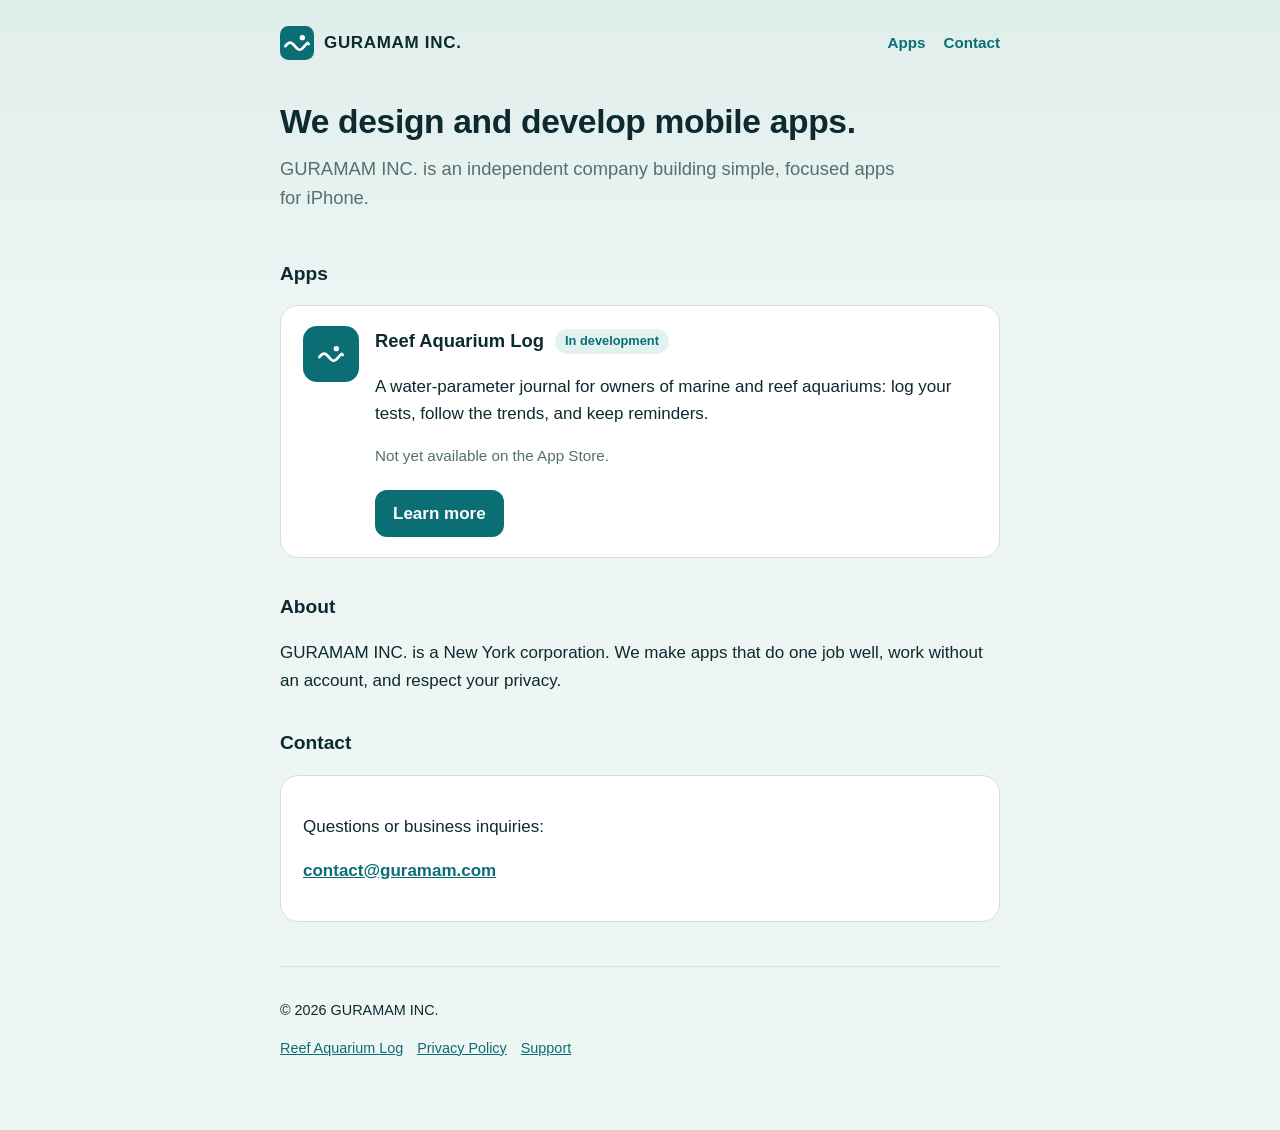
<file: index.html>
<!doctype html>
<html lang="en"><head><meta charset="utf-8"><meta name="viewport" content="width=device-width,initial-scale=1">
<title>GURAMAM INC.</title>
<meta name="description" content="GURAMAM INC. is an independent company that designs and develops mobile apps.">
<meta name="theme-color" content="#0b6e75">
<link rel="canonical" href="https://guramam.com/">
<meta property="og:title" content="GURAMAM INC.">
<meta property="og:description" content="An independent company that designs and develops mobile apps.">
<meta property="og:url" content="https://guramam.com/">
<link rel="icon" type="image/svg+xml" href="favicon.svg">
<link rel="stylesheet" href="style.css"></head>
<body><main>
<div class="top">
<a class="brand" href="/"><svg viewBox="0 0 64 64" aria-hidden="true"><rect width="64" height="64" rx="16" fill="#0b6e75"/><path d="M10 38c7-9 11-9 18 0s11 9 18 0 6-6 8-4" fill="none" stroke="#fff" stroke-width="5" stroke-linecap="round" stroke-linejoin="round"/><circle cx="42" cy="22" r="5" fill="#fff"/></svg>GURAMAM INC.</a>
<nav><a href="#apps">Apps</a><a href="#contact">Contact</a></nav>
</div>

<section class="hero">
<h1>We design and develop mobile apps.</h1>
<p class="lead">GURAMAM INC. is an independent company building simple, focused apps for iPhone.</p>
</section>

<h2 id="apps">Apps</h2>
<div class="card app">
<div class="icon"><svg viewBox="0 0 64 64" aria-hidden="true"><path d="M10 38c7-9 11-9 18 0s11 9 18 0 6-6 8-4" fill="none" stroke="#fff" stroke-width="5" stroke-linecap="round" stroke-linejoin="round"/><circle cx="42" cy="22" r="5" fill="#fff"/></svg></div>
<div>
<h3>Reef Aquarium Log <span class="pill">In development</span></h3>
<p>A water-parameter journal for owners of marine and reef aquariums: log your tests, follow the trends, and keep reminders.</p>
<p class="muted">Not yet available on the App Store.</p>
<a class="btn" href="app.html">Learn more</a>
</div>
</div>

<h2>About</h2>
<p>GURAMAM INC. is a New York corporation. We make apps that do one job well, work without an account, and respect your privacy.</p>

<h2 id="contact">Contact</h2>
<div class="card">
<p>Questions or business inquiries:</p>
<p><a href="mailto:contact@guramam.com"><strong>contact@guramam.com</strong></a></p>
</div>

<footer>
<p>© 2026 GURAMAM INC.</p>
<p><a href="app.html">Reef Aquarium Log</a><a href="privacy.html">Privacy Policy</a><a href="support.html">Support</a></p>
</footer>
</main></body></html>
</file>
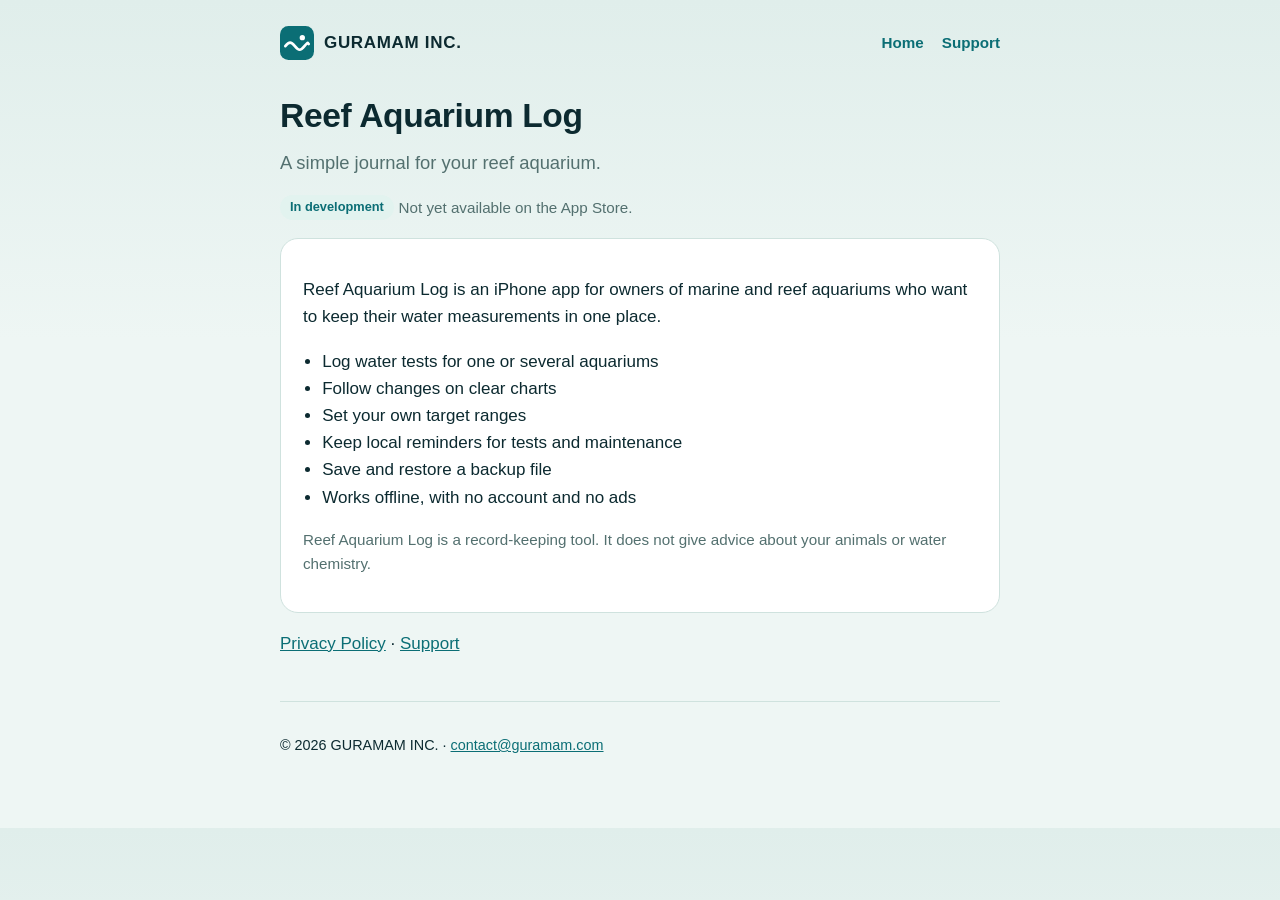
<file: app.html>
<!doctype html>
<html lang="en"><head><meta charset="utf-8"><meta name="viewport" content="width=device-width,initial-scale=1">
<title>Reef Aquarium Log – GURAMAM INC.</title>
<meta name="description" content="Reef Aquarium Log: a simple journal for your reef aquarium water measurements. In development.">
<meta name="theme-color" content="#0b6e75">
<link rel="canonical" href="https://guramam.com/app.html">
<link rel="icon" type="image/svg+xml" href="favicon.svg">
<link rel="stylesheet" href="style.css"></head>
<body><main>
<div class="top">
<a class="brand" href="/"><svg viewBox="0 0 64 64" aria-hidden="true"><rect width="64" height="64" rx="16" fill="#0b6e75"/><path d="M10 38c7-9 11-9 18 0s11 9 18 0 6-6 8-4" fill="none" stroke="#fff" stroke-width="5" stroke-linecap="round" stroke-linejoin="round"/><circle cx="42" cy="22" r="5" fill="#fff"/></svg>GURAMAM INC.</a>
<nav><a href="/">Home</a><a href="support.html">Support</a></nav>
</div>

<h1>Reef Aquarium Log</h1>
<p class="lead">A simple journal for your reef aquarium.</p>
<p><span class="pill" style="margin-left:0">In development</span> <span class="muted">Not yet available on the App Store.</span></p>

<div class="card">
<p>Reef Aquarium Log is an iPhone app for owners of marine and reef aquariums who want to keep their water measurements in one place.</p>
<ul>
<li>Log water tests for one or several aquariums</li>
<li>Follow changes on clear charts</li>
<li>Set your own target ranges</li>
<li>Keep local reminders for tests and maintenance</li>
<li>Save and restore a backup file</li>
<li>Works offline, with no account and no ads</li>
</ul>
<p class="muted">Reef Aquarium Log is a record-keeping tool. It does not give advice about your animals or water chemistry.</p>
</div>

<p><a href="privacy.html">Privacy Policy</a> · <a href="support.html">Support</a></p>

<footer>
<p>© 2026 GURAMAM INC. · <a href="mailto:contact@guramam.com">contact@guramam.com</a></p>
</footer>
</main></body></html>
</file>
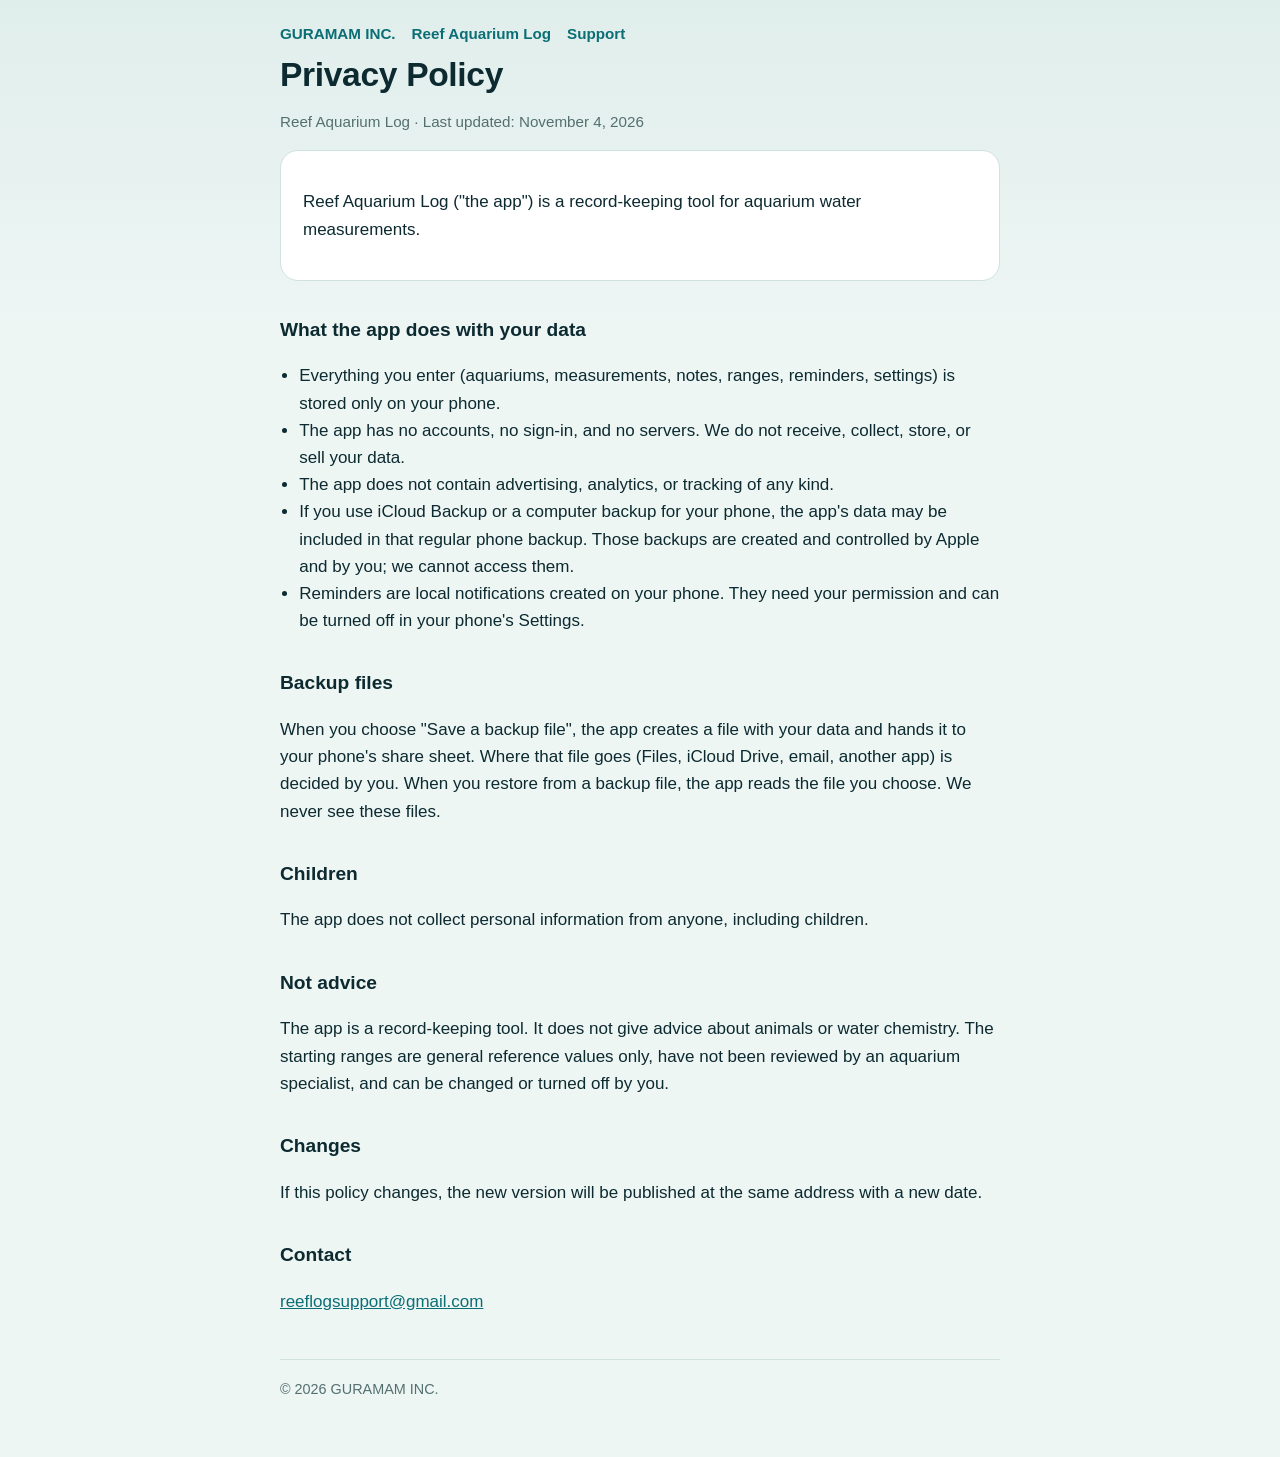
<file: privacy.html>
<!doctype html>
<html lang="en"><head><meta charset="utf-8"><meta name="viewport" content="width=device-width,initial-scale=1">
<title>Privacy Policy – Reef Aquarium Log</title>
<meta name="description" content="Privacy Policy for Reef Aquarium Log, an iPhone app for aquarium water measurements.">
<link rel="icon" type="image/svg+xml" href="favicon.svg"><link rel="stylesheet" href="style.css"></head>
<body><main>
<header><nav><a href="/">GURAMAM INC.</a><a href="app.html">Reef Aquarium Log</a><a href="support.html">Support</a></nav></header>
<h1>Privacy Policy</h1>
<p class="muted">Reef Aquarium Log · Last updated: November 4, 2026</p>
<div class="card"><p>Reef Aquarium Log ("the app") is a record-keeping tool for aquarium water measurements.</p></div>

<h2>What the app does with your data</h2>
<ul>
<li>Everything you enter (aquariums, measurements, notes, ranges, reminders, settings) is stored only on your phone.</li>
<li>The app has no accounts, no sign-in, and no servers. We do not receive, collect, store, or sell your data.</li>
<li>The app does not contain advertising, analytics, or tracking of any kind.</li>
<li>If you use iCloud Backup or a computer backup for your phone, the app's data may be included in that regular phone backup. Those backups are created and controlled by Apple and by you; we cannot access them.</li>
<li>Reminders are local notifications created on your phone. They need your permission and can be turned off in your phone's Settings.</li>
</ul>

<h2>Backup files</h2>
<p>When you choose "Save a backup file", the app creates a file with your data and hands it to your phone's share sheet. Where that file goes (Files, iCloud Drive, email, another app) is decided by you. When you restore from a backup file, the app reads the file you choose. We never see these files.</p>

<h2>Children</h2>
<p>The app does not collect personal information from anyone, including children.</p>

<h2>Not advice</h2>
<p>The app is a record-keeping tool. It does not give advice about animals or water chemistry. The starting ranges are general reference values only, have not been reviewed by an aquarium specialist, and can be changed or turned off by you.</p>

<h2>Changes</h2>
<p>If this policy changes, the new version will be published at the same address with a new date.</p>

<h2>Contact</h2>
<p><a href="mailto:reeflogsupport@gmail.com">reeflogsupport@gmail.com</a></p>
<footer>© 2026 GURAMAM INC.</footer>
</main></body></html>
</file>
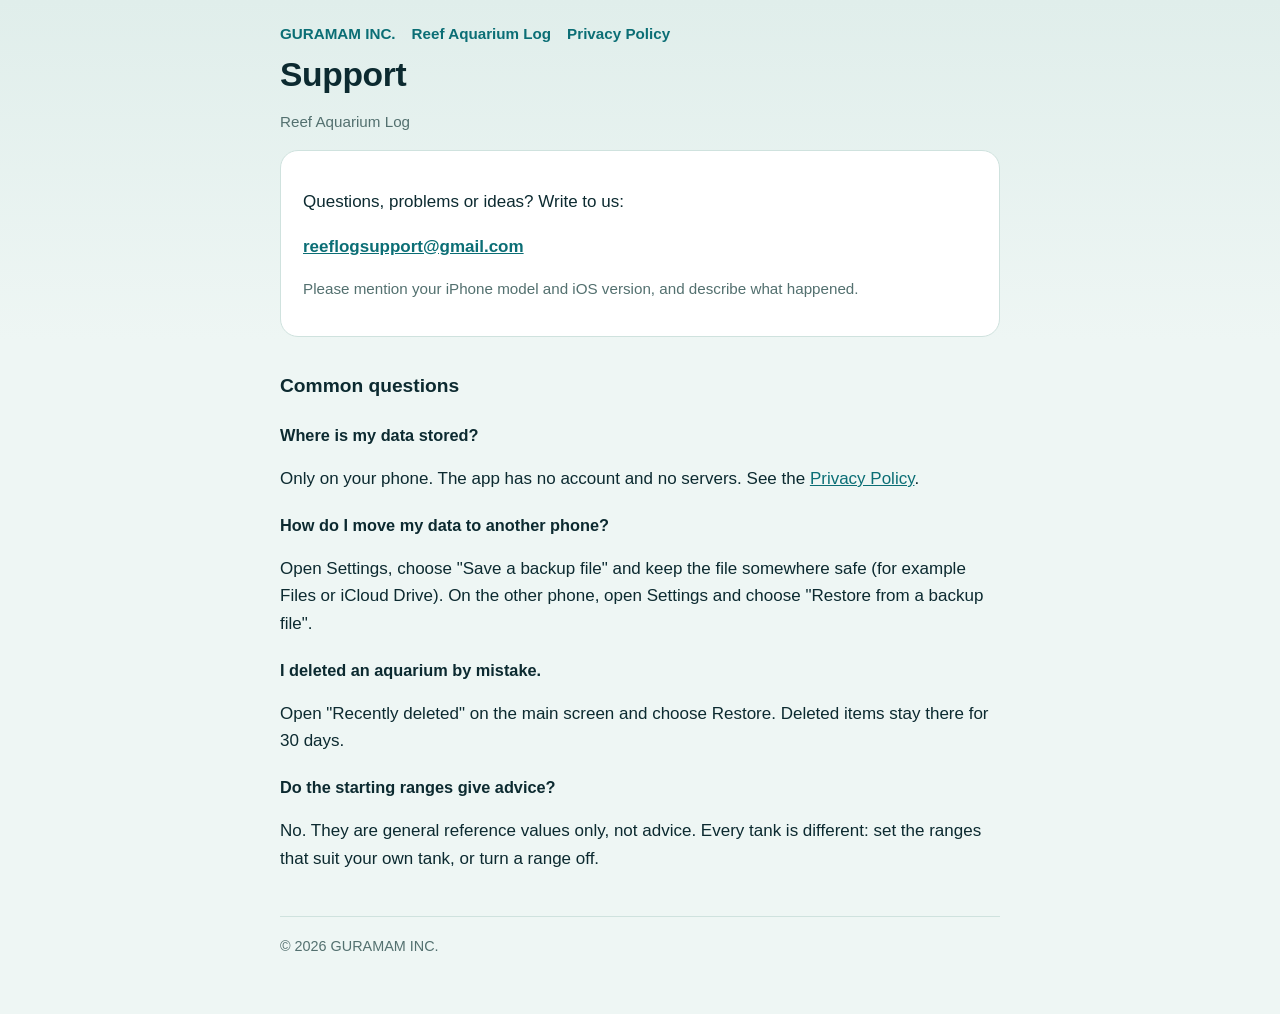
<file: support.html>
<!doctype html>
<html lang="en"><head><meta charset="utf-8"><meta name="viewport" content="width=device-width,initial-scale=1">
<title>Support – Reef Aquarium Log</title>
<meta name="description" content="Support for Reef Aquarium Log, an iPhone app for aquarium water measurements.">
<link rel="icon" type="image/svg+xml" href="favicon.svg"><link rel="stylesheet" href="style.css"></head>
<body><main>
<header><nav><a href="/">GURAMAM INC.</a><a href="app.html">Reef Aquarium Log</a><a href="privacy.html">Privacy Policy</a></nav></header>
<h1>Support</h1>
<p class="muted">Reef Aquarium Log</p>
<div class="card">
<p>Questions, problems or ideas? Write to us:</p>
<p><a href="mailto:reeflogsupport@gmail.com"><strong>reeflogsupport@gmail.com</strong></a></p>
<p class="muted">Please mention your iPhone model and iOS version, and describe what happened.</p>
</div>

<h2>Common questions</h2>
<h3>Where is my data stored?</h3>
<p>Only on your phone. The app has no account and no servers. See the <a href="privacy.html">Privacy Policy</a>.</p>
<h3>How do I move my data to another phone?</h3>
<p>Open Settings, choose "Save a backup file" and keep the file somewhere safe (for example Files or iCloud Drive). On the other phone, open Settings and choose "Restore from a backup file".</p>
<h3>I deleted an aquarium by mistake.</h3>
<p>Open "Recently deleted" on the main screen and choose Restore. Deleted items stay there for 30 days.</p>
<h3>Do the starting ranges give advice?</h3>
<p>No. They are general reference values only, not advice. Every tank is different: set the ranges that suit your own tank, or turn a range off.</p>
<footer>© 2026 GURAMAM INC.</footer>
</main></body></html>
</file>
<file: style.css>
:root{--bg:#eef6f4;--bg2:#e0eeeb;--card:#fff;--ink:#0c2a30;--muted:#53706f;--teal:#0b6e75;--teal-ink:#fff;--line:#cfe2de;--pill:#e2f3ef}
@media (prefers-color-scheme:dark){:root{--bg:#0b1d20;--bg2:#0d2326;--card:#13333a;--ink:#e3f1ef;--muted:#9bb8b9;--teal:#6ec3c9;--teal-ink:#06292d;--line:#25474d;--pill:#173d44}}
*{box-sizing:border-box}
html{-webkit-text-size-adjust:100%}
body{margin:0;background:var(--bg);background-image:linear-gradient(180deg,var(--bg2) 0,var(--bg) 340px);color:var(--ink);font:17px/1.6 -apple-system,BlinkMacSystemFont,"Segoe UI",Roboto,Helvetica,Arial,sans-serif}
main{max-width:760px;margin:0 auto;padding:20px 20px 56px}
.top{display:flex;align-items:center;justify-content:space-between;gap:16px;padding:6px 0 28px}
.brand{display:flex;align-items:center;gap:10px;font-weight:700;letter-spacing:.04em;color:var(--ink);text-decoration:none}
.brand svg{width:34px;height:34px;flex:none}
nav a{margin-left:18px;font-weight:600;font-size:.95rem;text-decoration:none;color:var(--teal)}
nav a:hover{text-decoration:underline}
header nav a{margin:0 16px 0 0}
h1{font-size:2.1rem;line-height:1.18;margin:8px 0 12px;color:var(--ink);letter-spacing:-.01em}
h2{font-size:1.2rem;margin:34px 0 10px}
h3{font-size:1.02rem;margin:20px 0 4px}
p,li{color:var(--ink)}
.lead{font-size:1.15rem;color:var(--muted);max-width:34em;margin:0 0 8px}
.muted{color:var(--muted);font-size:.95rem}
.card{background:var(--card);border:1px solid var(--line);border-radius:18px;padding:20px 22px;margin:16px 0}
.app{display:flex;gap:16px;align-items:flex-start}
.app .icon{flex:none;width:56px;height:56px;border-radius:14px;background:var(--teal);display:grid;place-items:center}
.app .icon svg{width:34px;height:34px}
.app h3{margin:0 0 2px;font-size:1.15rem}
.pill{display:inline-block;background:var(--pill);color:var(--teal);border-radius:999px;padding:2px 10px;font-size:.8rem;font-weight:600;margin-left:6px;vertical-align:2px}
.btn{display:inline-block;background:var(--teal);color:var(--teal-ink);padding:10px 18px;border-radius:12px;font-weight:600;text-decoration:none;margin-top:6px}
ul{padding-left:1.2rem}
a{color:var(--teal)}
.hero{padding:6px 0 4px}
footer{margin-top:44px;padding-top:18px;border-top:1px solid var(--line);color:var(--muted);font-size:.9rem}
footer a{margin-right:14px}
@media (max-width:480px){h1{font-size:1.75rem}.top{padding-bottom:20px}nav a{margin-left:12px}}
</file>
